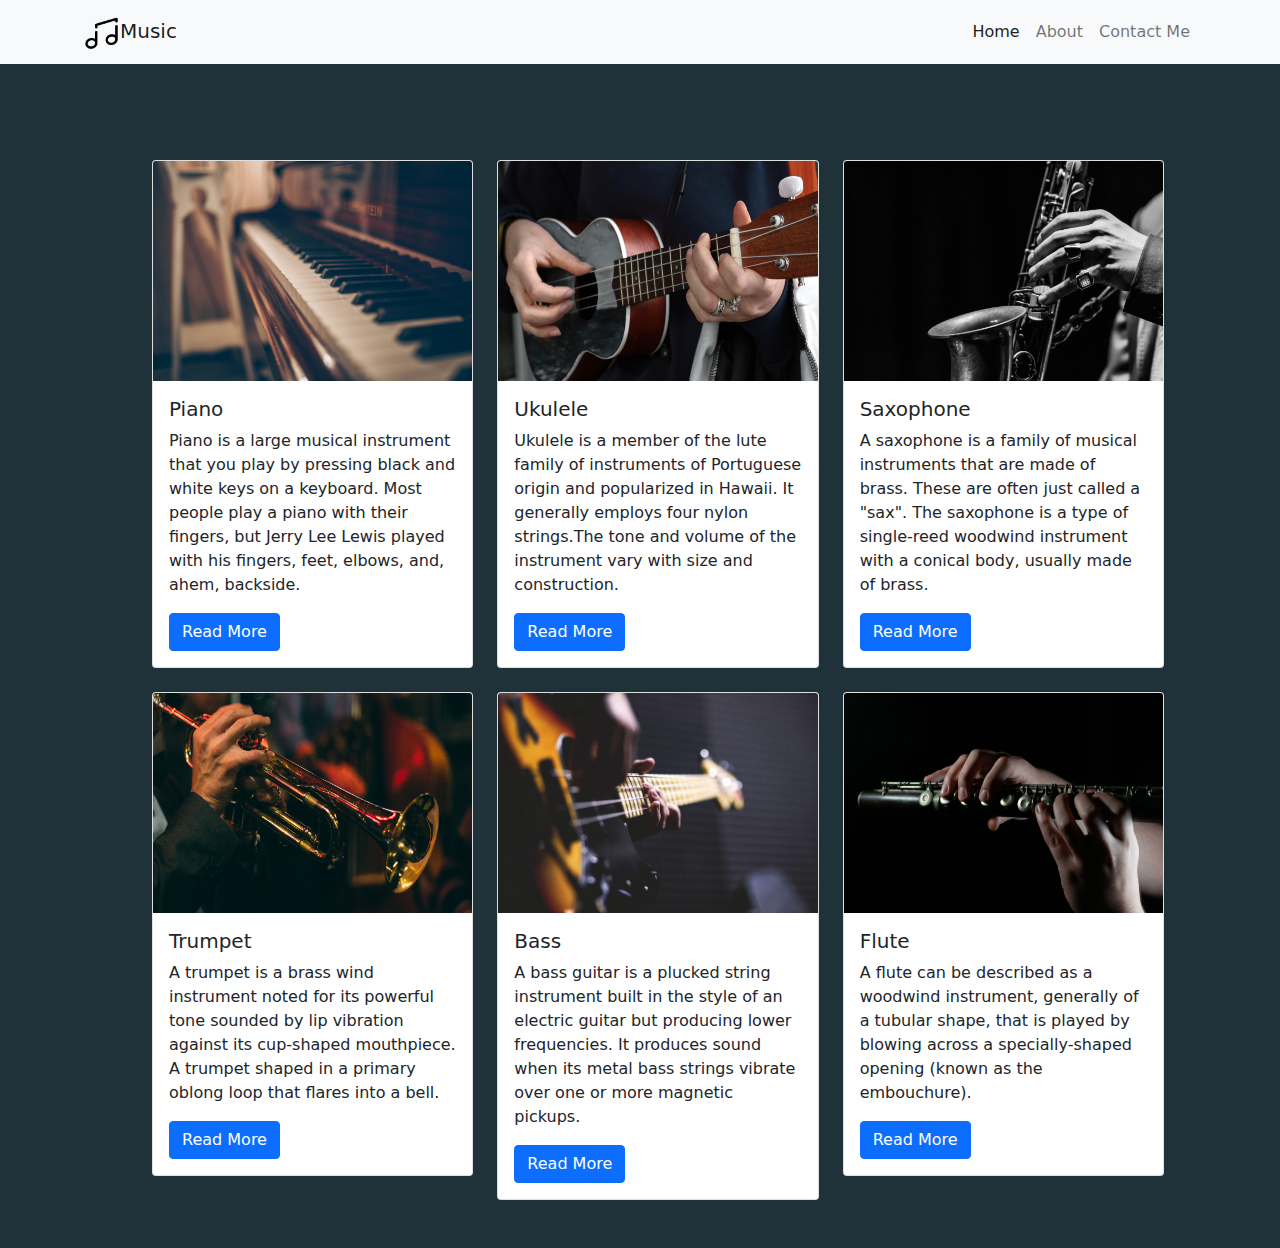
<file: index.html>
<!DOCTYPE html>
<html lang="en">
<head>
    <meta charset="UTF-8">
    <meta http-equiv="X-UA-Compatible" content="IE=edge">
    <meta name="viewport" content="width=device-width, initial-scale=1.0">
    <title>Web</title>
    <link rel="icon" href="assets/images/tone.png">
    <link rel="stylesheet" href="assets/css/bootstrap.min.css">
    <link rel="stylesheet" href="assets/css/style.css">
</head>
<body>
    <nav id="navbar" class="navbar navbar-expand-lg navbar-light bg-light" >
        <div id="navbar" class="container">
          <a class="navbar-brand" href="#">
              <img src="assets/images/tone.png" alt="" height="38px" weight="20px">Music
          </a>
          <button class="navbar-toggler" type="button" data-bs-toggle="collapse" data-bs-target="#navbarSupportedContent" aria-controls="navbarSupportedContent" aria-expanded="false" aria-label="Toggle navigation">
            <span class="navbar-toggler-icon"></span>
          </button>
          <div class="collapse navbar-collapse" id="navbarSupportedContent">
            <ul class="navbar-nav ms-auto mb-2 mb-lg-0">
              <li class="nav-item">
                <a class="nav-link active" aria-current="page" href="#">Home</a>
              </li>
              <li class="nav-item">
                <a class="nav-link " aria-current="page" href="#">About</a>
              </li>
              <li class="nav-item">
                <a class="nav-link " aria-current="page" href="index2.html">Contact Me</a>
              </li>
          </div>
        </div>
    </nav>
    <section id="show" class="py-5">
        <div class="container">
            <div class="row">
                <div class="row row-cols-1 row-cols-md-3 g-4">
                    <div class="col">
                      <div class="card">
                        <img id="pict" src="assets/images/piano.jpg" class="card-img-top" alt="...">
                        <div class="card-body">
                          <h5 class="card-title">Piano</h5>
                          <p class="card-text">Piano is a large musical instrument that you play by pressing black and white keys on a keyboard. Most people play a piano with their fingers, but Jerry Lee Lewis played with his fingers, feet, elbows, and, ahem, backside.</p>
                          <a href="#" class="btn btn-primary">Read More</a>
                        </div>
                      </div>
                    </div>
                    <div class="col">
                      <div class="card">
                        <img id="pict" src="assets/images/ukulele.jpg" class="card-img-top" alt="...">
                        <div class="card-body">
                          <h5 class="card-title">Ukulele</h5>
                          <p class="card-text">Ukulele is a member of the lute family of instruments of Portuguese origin and popularized in Hawaii. It generally employs four nylon strings.The tone and volume of the instrument vary with size and construction.</p>
                          <a href="#" class="btn btn-primary">Read More</a>
                        </div>
                      </div>
                    </div>
                    <div class="col">
                      <div class="card">
                        <img id="pict" src="assets/images/saxophone.jpg" class="card-img-top" alt="...">
                        <div class="card-body">
                          <h5 class="card-title">Saxophone</h5>
                          <p class="card-text">A saxophone is a family of musical instruments that are made of brass. These are often just called a "sax". The saxophone is a type of single-reed woodwind instrument with a conical body, usually made of brass.</p>
                          <a href="#" class="btn btn-primary">Read More</a>
                        </div>
                      </div>
                    </div>
                    <div class="col">
                      <div class="card">
                        <img id="pict" src="assets/images/trumpet.jpg" class="card-img-top" alt="...">
                        <div class="card-body">
                          <h5 class="card-title">Trumpet</h5>
                          <p class="card-text">A trumpet is a brass wind instrument noted for its powerful tone sounded by lip vibration against its cup-shaped mouthpiece. A trumpet shaped in a primary oblong loop that flares into a bell.</p>
                          <a href="#" class="btn btn-primary">Read More</a>
                        </div>
                      </div>
                    </div>
                    <div class="col">
                      <div class="card">
                        <img id="pict" src="assets/images/bass.jpg" class="card-img-top" alt="...">
                        <div class="card-body">
                          <h5 class="card-title">Bass</h5>
                          <p class="card-text">A bass guitar is a plucked string instrument built in the style of an electric guitar but producing lower frequencies. It produces sound when its metal bass strings vibrate over one or more magnetic pickups.</p>
                          <a href="#" class="btn btn-primary">Read More</a>
                        </div>
                      </div>
                    </div>
                    <div class="col">
                      <div class="card">
                        <img id="pict" src="assets/images/flute.jpg" class="card-img-top" alt="...">
                        <div class="card-body">
                          <h5 class="card-title">Flute</h5>
                          <p class="card-text">A flute can be described as a woodwind instrument, generally of a tubular shape, that is played by blowing across a specially-shaped opening (known as the embouchure).</p>
                          <a href="#" class="btn btn-primary">Read More</a>
                        </div>
                      </div>
                    </div>
                  </div>
    </section>
    <script src="assets/js/bootstrap.min.js"></script>
</body>
</html>
</file>
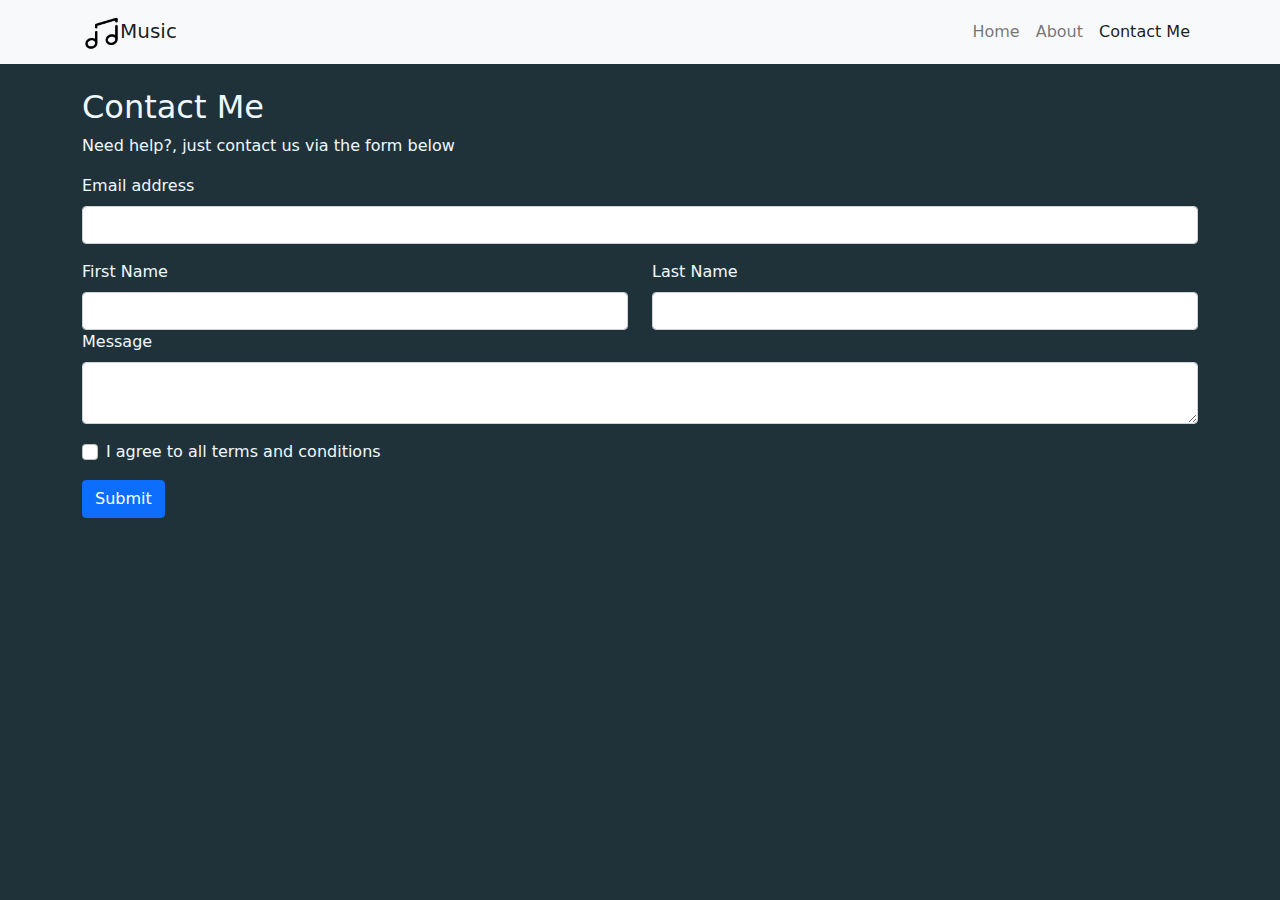
<file: index2.html>
<!DOCTYPE html>
<html lang="en">
<head>
    <meta charset="UTF-8">
    <meta http-equiv="X-UA-Compatible" content="IE=edge">
    <meta name="viewport" content="width=device-width, initial-scale=1.0">
    <title>Web</title>
    <link rel="icon" href="assets/images/tone.png">
    <link rel="stylesheet" href="assets/css/bootstrap.min.css">
    <link rel="stylesheet" href="assets/css/style.css">
    <style>
      body{
        color: aliceblue;
      }
    </style>
</head>
<body>
    <nav class="navbar navbar-expand-lg navbar-light bg-light">
        <div id="navbar" class="container">
          <a class="navbar-brand" href="#">
              <img src="assets/images/tone.png" alt="" height="38px" weight="20px">Music
          </a>
          <button class="navbar-toggler" type="button" data-bs-toggle="collapse" data-bs-target="#navbarSupportedContent" aria-controls="navbarSupportedContent" aria-expanded="false" aria-label="Toggle navigation">
            <span class="navbar-toggler-icon"></span>
          </button>
          <div class="collapse navbar-collapse" id="navbarSupportedContent">
            <ul class="navbar-nav ms-auto mb-2 mb-lg-0">
              <li class="nav-item">
                <a class="nav-link " aria-current="page" href="index.html">Home</a>
              </li>
              <li class="nav-item">
                <a class="nav-link " aria-current="page" href="#">About</a>
              </li>
              <li class="nav-item">
                <a class="nav-link active" aria-current="page" href="#">Contact Me</a>
              </li>
          </div>
        </div>
    </nav>
    <section>
        <div class="container">
            <div class="row">
                <div class="col">
                    <form class="py-4">
                        <h2>Contact Me</h2>
                        <p>Need help?, just contact us via the form below </p>
                        <div class="mb-3">
                          <label for="email" class="form-label">Email address</label>
                          <input type="email" class="form-control" id="email" aria-describedby="emailHelp">
                        </div>
                        <div class="row">
                            <div class="col">
                              <label for="name" class="form-label">First Name</label>
                              <input type="text" class="form-control" id="message" width="200px">
                            </div>
                            <div class="col">
                              <label for="name" class="form-label">Last Name</label>
                              <input type="text" class="form-control" id="message">
                            </div>
                        </div>
                        <div class="mb-3">
                          <label for="message" class="form-label">Message</label>
                           <textarea rows="" cols="" type="text" class="form-control" id="message"></textarea> 
                        </div>
                        <div class="mb-3 form-check">
                          <input type="checkbox" class="form-check-input" id="exampleCheck1">
                          <label class="form-check-label" for="exampleCheck1">I agree to all terms and conditions</label>
                        </div>
                        <button type="submit" class="btn btn-primary">Submit</button>
                      </form>
                </div>
            </div>
        </div>
    </section>
    <script src="assets/js/bootstrap.min.js"></script>
</body>
</html>
</file>
<file: assets/css/style.css>
#pict{
    height:220px;
}
#show{
    margin-left: 140px;
    margin-right: 80px;
}
body{
    background-color: #203239
}
</file>
